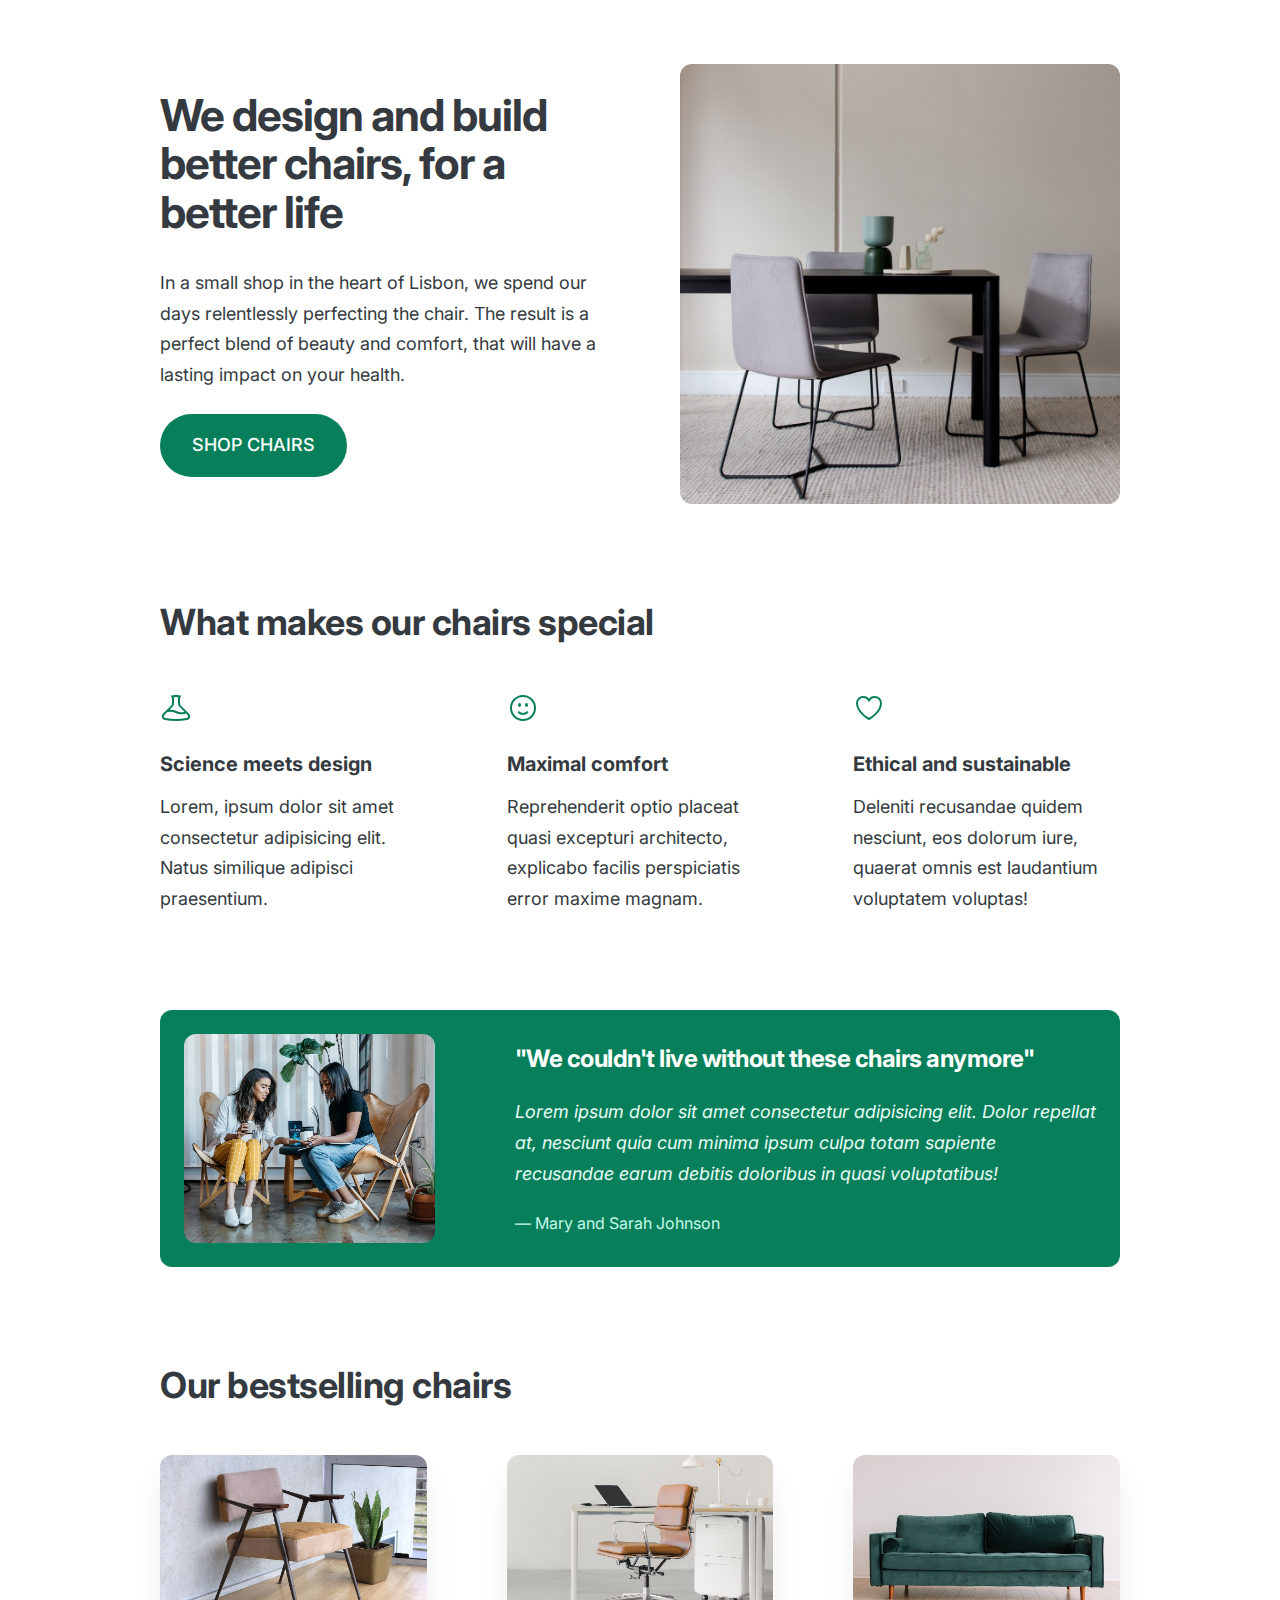
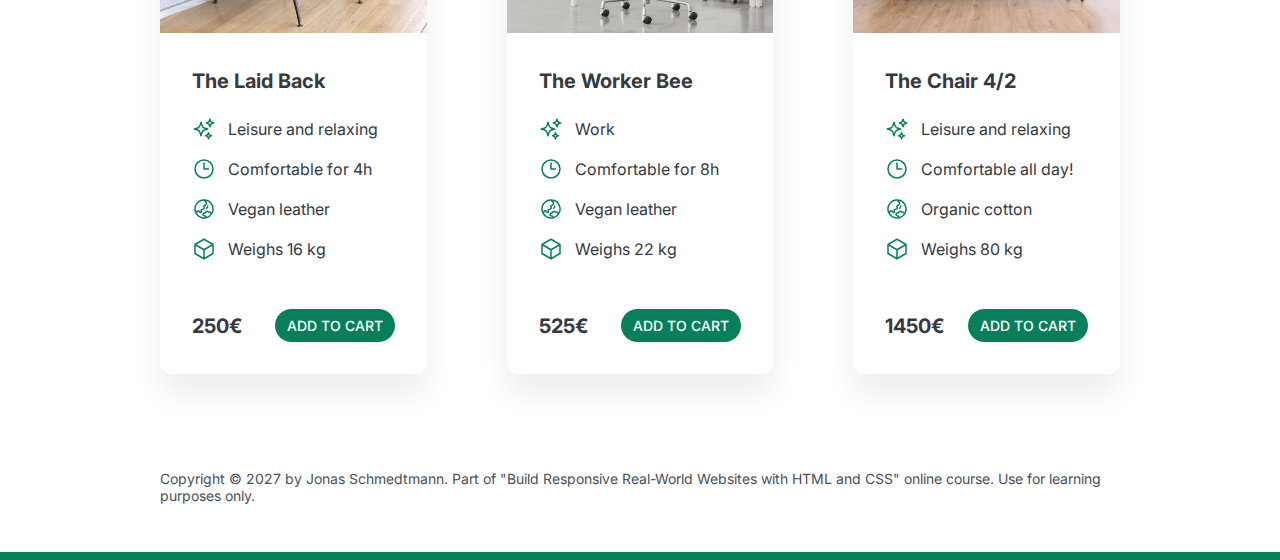
<file: Project-Lisbon-Chairshop-WebDesign/index.html>
<!DOCTYPE html>
<html lang="en">
  <head>
    <meta charset="UTF-8" />
    <meta
      http-equiv="X-UA-Compatible"
      content="IE=edge"
    />
    <meta
      name="viewport"
      content="width=device-width, initial-scale=1.0"
    />

    <link
      rel="preconnect"
      href="https://fonts.googleapis.com"
    />
    <link
      rel="preconnect"
      href="https://fonts.gstatic.com"
      crossorigin
    />
    <link
      href="https://fonts.googleapis.com/css2?family=Inter:wght@400;500;700&display=swap"
      rel="stylesheet"
    />
    <link
      rel="stylesheet"
      href="style.css"
    />
    <title>Lisbon Chair Shop</title>
  </head>
  <body>
    <div class="container">
      <header>
        <div class="header-text-box">
          <h1>We design and build better chairs, for a better life</h1>
          <p class="header-text">
            In a small shop in the heart of Lisbon, we spend our days
            relentlessly perfecting the chair. The result is a perfect blend of
            beauty and comfort, that will have a lasting impact on your health.
          </p>
          <a
            class="btn btn--big"
            href="#"
            >Shop chairs</a
          >
        </div>
        <img
          src="img/hero.jpg"
          alt="Photo"
        />
      </header>

      <section>
        <h2>What makes our chairs special</h2>
        <div class="grid-3-cols">
          <div>
            <svg
              xmlns="http://www.w3.org/2000/svg"
              fill="none"
              viewBox="0 0 24 24"
              stroke-width="1.5"
              stroke="currentColor"
              class="features-icon"
            >
              <path
                stroke-linecap="round"
                stroke-linejoin="round"
                d="M9.75 3.104v5.714a2.25 2.25 0 01-.659 1.591L5 14.5M9.75 3.104c-.251.023-.501.05-.75.082m.75-.082a24.301 24.301 0 014.5 0m0 0v5.714c0 .597.237 1.17.659 1.591L19.8 15.3M14.25 3.104c.251.023.501.05.75.082M19.8 15.3l-1.57.393A9.065 9.065 0 0112 15a9.065 9.065 0 00-6.23-.693L5 14.5m14.8.8l1.402 1.402c1.232 1.232.65 3.318-1.067 3.611A48.309 48.309 0 0112 21c-2.773 0-5.491-.235-8.135-.687-1.718-.293-2.3-2.379-1.067-3.61L5 14.5"
              />
            </svg>

            <p class="features-title"><strong>Science meets design</strong></p>
            <p class="features-text">
              Lorem, ipsum dolor sit amet consectetur adipisicing elit. Natus
              similique adipisci praesentium.
            </p>
          </div>

          <div>
            <svg
              xmlns="http://www.w3.org/2000/svg"
              fill="none"
              viewBox="0 0 24 24"
              stroke-width="1.5"
              stroke="currentColor"
              class="features-icon"
            >
              <path
                stroke-linecap="round"
                stroke-linejoin="round"
                d="M15.182 15.182a4.5 4.5 0 01-6.364 0M21 12a9 9 0 11-18 0 9 9 0 0118 0zM9.75 9.75c0 .414-.168.75-.375.75S9 10.164 9 9.75 9.168 9 9.375 9s.375.336.375.75zm-.375 0h.008v.015h-.008V9.75zm5.625 0c0 .414-.168.75-.375.75s-.375-.336-.375-.75.168-.75.375-.75.375.336.375.75zm-.375 0h.008v.015h-.008V9.75z"
              />
            </svg>

            <p class="features-title">
              <strong>Maximal comfort</strong>
            </p>
            <p class="features-text">
              Reprehenderit optio placeat quasi excepturi architecto, explicabo
              facilis perspiciatis error maxime magnam.
            </p>
          </div>

          <div>
            <svg
              xmlns="http://www.w3.org/2000/svg"
              fill="none"
              viewBox="0 0 24 24"
              stroke-width="1.5"
              stroke="currentColor"
              class="features-icon"
            >
              <path
                stroke-linecap="round"
                stroke-linejoin="round"
                d="M21 8.25c0-2.485-2.099-4.5-4.688-4.5-1.935 0-3.597 1.126-4.312 2.733-.715-1.607-2.377-2.733-4.313-2.733C5.1 3.75 3 5.765 3 8.25c0 7.22 9 12 9 12s9-4.78 9-12z"
              />
            </svg>

            <p class="features-title">
              <strong>Ethical and sustainable</strong>
            </p>
            <p class="features-text">
              Deleniti recusandae quidem nesciunt, eos dolorum iure, quaerat
              omnis est laudantium voluptatem voluptas!
            </p>
          </div>
        </div>
      </section>

      <section class="testimonial-section">
        <div class="grid-3-cols">
          <img
            src="img/customers.jpg"
            alt="People sitting on chairs"
          />
          <div class="testimonial-box">
            <h2>"We couldn't live without these chairs anymore"</h2>
            <blockquote class="testimonial-text">
              Lorem ipsum dolor sit amet consectetur adipisicing elit. Dolor
              repellat at, nesciunt quia cum minima ipsum culpa totam sapiente
              recusandae earum debitis doloribus in quasi voluptatibus!
            </blockquote>
            <p class="testimonial-author">&mdash; Mary and Sarah Johnson</p>
          </div>
        </div>
      </section>

      <section>
        <h2>Our bestselling chairs</h2>
        <div class="grid-3-cols">
          <figure class="chair">
            <img
              src="img/chair-1.jpg"
              alt="Chair"
            />
            <div class="chair-box">
              <h3>The Laid Back</h3>
              <ul class="chair-details">
                <li>
                  <!-- Span is a generic INLINE text element, it doesn't have any meaning. It's like a div element, but inline -->
                  <svg
                    xmlns="http://www.w3.org/2000/svg"
                    fill="none"
                    viewBox="0 0 24 24"
                    stroke-width="1.5"
                    stroke="currentColor"
                    class="chair-icon"
                  >
                    <path
                      stroke-linecap="round"
                      stroke-linejoin="round"
                      d="M9.813 15.904L9 18.75l-.813-2.846a4.5 4.5 0 00-3.09-3.09L2.25 12l2.846-.813a4.5 4.5 0 003.09-3.09L9 5.25l.813 2.846a4.5 4.5 0 003.09 3.09L15.75 12l-2.846.813a4.5 4.5 0 00-3.09 3.09zM18.259 8.715L18 9.75l-.259-1.035a3.375 3.375 0 00-2.455-2.456L14.25 6l1.036-.259a3.375 3.375 0 002.455-2.456L18 2.25l.259 1.035a3.375 3.375 0 002.456 2.456L21.75 6l-1.035.259a3.375 3.375 0 00-2.456 2.456zM16.894 20.567L16.5 21.75l-.394-1.183a2.25 2.25 0 00-1.423-1.423L13.5 18.75l1.183-.394a2.25 2.25 0 001.423-1.423l.394-1.183.394 1.183a2.25 2.25 0 001.423 1.423l1.183.394-1.183.394a2.25 2.25 0 00-1.423 1.423z"
                    />
                  </svg>

                  <span>Leisure and relaxing</span>
                </li>
                <li>
                  <svg
                    xmlns="http://www.w3.org/2000/svg"
                    fill="none"
                    viewBox="0 0 24 24"
                    stroke-width="1.5"
                    stroke="currentColor"
                    class="chair-icon"
                  >
                    <path
                      stroke-linecap="round"
                      stroke-linejoin="round"
                      d="M12 6v6h4.5m4.5 0a9 9 0 11-18 0 9 9 0 0118 0z"
                    />
                  </svg>

                  <span>Comfortable for 4h</span>
                </li>
                <li>
                  <svg
                    xmlns="http://www.w3.org/2000/svg"
                    fill="none"
                    viewBox="0 0 24 24"
                    stroke-width="1.5"
                    stroke="currentColor"
                    class="chair-icon"
                  >
                    <path
                      stroke-linecap="round"
                      stroke-linejoin="round"
                      d="M12.75 3.03v.568c0 .334.148.65.405.864l1.068.89c.442.369.535 1.01.216 1.49l-.51.766a2.25 2.25 0 01-1.161.886l-.143.048a1.107 1.107 0 00-.57 1.664c.369.555.169 1.307-.427 1.605L9 13.125l.423 1.059a.956.956 0 01-1.652.928l-.679-.906a1.125 1.125 0 00-1.906.172L4.5 15.75l-.612.153M12.75 3.031a9 9 0 00-8.862 12.872M12.75 3.031a9 9 0 016.69 14.036m0 0l-.177-.529A2.25 2.25 0 0017.128 15H16.5l-.324-.324a1.453 1.453 0 00-2.328.377l-.036.073a1.586 1.586 0 01-.982.816l-.99.282c-.55.157-.894.702-.8 1.267l.073.438c.08.474.49.821.97.821.846 0 1.598.542 1.865 1.345l.215.643m5.276-3.67a9.012 9.012 0 01-5.276 3.67m0 0a9 9 0 01-10.275-4.835M15.75 9c0 .896-.393 1.7-1.016 2.25"
                    />
                  </svg>

                  <span>Vegan leather</span>
                </li>
                <li>
                  <svg
                    xmlns="http://www.w3.org/2000/svg"
                    fill="none"
                    viewBox="0 0 24 24"
                    stroke-width="1.5"
                    stroke="currentColor"
                    class="chair-icon"
                  >
                    <path
                      stroke-linecap="round"
                      stroke-linejoin="round"
                      d="M21 7.5l-9-5.25L3 7.5m18 0l-9 5.25m9-5.25v9l-9 5.25M3 7.5l9 5.25M3 7.5v9l9 5.25m0-9v9"
                    />
                  </svg>

                  <span>Weighs 16 kg</span>
                </li>
              </ul>
              <div class="chair-price">
                <strong>250€</strong>
                <a
                  href="#"
                  class="btn btn--small"
                  >Add to cart</a
                >
              </div>
            </div>
          </figure>

          <figure class="chair">
            <img
              src="img/chair-2.jpg"
              alt="Chair"
            />
            <div class="chair-box">
              <h3>The Worker Bee</h3>
              <ul class="chair-details">
                <li>
                  <svg
                    xmlns="http://www.w3.org/2000/svg"
                    fill="none"
                    viewBox="0 0 24 24"
                    stroke-width="1.5"
                    stroke="currentColor"
                    class="chair-icon"
                  >
                    <path
                      stroke-linecap="round"
                      stroke-linejoin="round"
                      d="M9.813 15.904L9 18.75l-.813-2.846a4.5 4.5 0 00-3.09-3.09L2.25 12l2.846-.813a4.5 4.5 0 003.09-3.09L9 5.25l.813 2.846a4.5 4.5 0 003.09 3.09L15.75 12l-2.846.813a4.5 4.5 0 00-3.09 3.09zM18.259 8.715L18 9.75l-.259-1.035a3.375 3.375 0 00-2.455-2.456L14.25 6l1.036-.259a3.375 3.375 0 002.455-2.456L18 2.25l.259 1.035a3.375 3.375 0 002.456 2.456L21.75 6l-1.035.259a3.375 3.375 0 00-2.456 2.456zM16.894 20.567L16.5 21.75l-.394-1.183a2.25 2.25 0 00-1.423-1.423L13.5 18.75l1.183-.394a2.25 2.25 0 001.423-1.423l.394-1.183.394 1.183a2.25 2.25 0 001.423 1.423l1.183.394-1.183.394a2.25 2.25 0 00-1.423 1.423z"
                    />
                  </svg>

                  <span>Work</span>
                </li>
                <li>
                  <svg
                    xmlns="http://www.w3.org/2000/svg"
                    fill="none"
                    viewBox="0 0 24 24"
                    stroke-width="1.5"
                    stroke="currentColor"
                    class="chair-icon"
                  >
                    <path
                      stroke-linecap="round"
                      stroke-linejoin="round"
                      d="M12 6v6h4.5m4.5 0a9 9 0 11-18 0 9 9 0 0118 0z"
                    />
                  </svg>
                  <span>Comfortable for 8h</span>
                </li>
                <li>
                  <svg
                    xmlns="http://www.w3.org/2000/svg"
                    fill="none"
                    viewBox="0 0 24 24"
                    stroke-width="1.5"
                    stroke="currentColor"
                    class="chair-icon"
                  >
                    <path
                      stroke-linecap="round"
                      stroke-linejoin="round"
                      d="M12.75 3.03v.568c0 .334.148.65.405.864l1.068.89c.442.369.535 1.01.216 1.49l-.51.766a2.25 2.25 0 01-1.161.886l-.143.048a1.107 1.107 0 00-.57 1.664c.369.555.169 1.307-.427 1.605L9 13.125l.423 1.059a.956.956 0 01-1.652.928l-.679-.906a1.125 1.125 0 00-1.906.172L4.5 15.75l-.612.153M12.75 3.031a9 9 0 00-8.862 12.872M12.75 3.031a9 9 0 016.69 14.036m0 0l-.177-.529A2.25 2.25 0 0017.128 15H16.5l-.324-.324a1.453 1.453 0 00-2.328.377l-.036.073a1.586 1.586 0 01-.982.816l-.99.282c-.55.157-.894.702-.8 1.267l.073.438c.08.474.49.821.97.821.846 0 1.598.542 1.865 1.345l.215.643m5.276-3.67a9.012 9.012 0 01-5.276 3.67m0 0a9 9 0 01-10.275-4.835M15.75 9c0 .896-.393 1.7-1.016 2.25"
                    />
                  </svg>
                  <span>Vegan leather</span>
                </li>
                <li>
                  <svg
                    xmlns="http://www.w3.org/2000/svg"
                    fill="none"
                    viewBox="0 0 24 24"
                    stroke-width="1.5"
                    stroke="currentColor"
                    class="chair-icon"
                  >
                    <path
                      stroke-linecap="round"
                      stroke-linejoin="round"
                      d="M21 7.5l-9-5.25L3 7.5m18 0l-9 5.25m9-5.25v9l-9 5.25M3 7.5l9 5.25M3 7.5v9l9 5.25m0-9v9"
                    />
                  </svg>
                  <span>Weighs 22 kg</span>
                </li>
              </ul>
              <div class="chair-price">
                <strong>525€</strong>
                <a
                  href="#"
                  class="btn btn--small"
                  >Add to cart</a
                >
              </div>
            </div>
          </figure>

          <figure class="chair">
            <img
              src="img/chair-3.jpg"
              alt="Chair"
            />
            <div class="chair-box">
              <h3>The Chair 4/2</h3>
              <ul class="chair-details">
                <li>
                  <svg
                    xmlns="http://www.w3.org/2000/svg"
                    fill="none"
                    viewBox="0 0 24 24"
                    stroke-width="1.5"
                    stroke="currentColor"
                    class="chair-icon"
                  >
                    <path
                      stroke-linecap="round"
                      stroke-linejoin="round"
                      d="M9.813 15.904L9 18.75l-.813-2.846a4.5 4.5 0 00-3.09-3.09L2.25 12l2.846-.813a4.5 4.5 0 003.09-3.09L9 5.25l.813 2.846a4.5 4.5 0 003.09 3.09L15.75 12l-2.846.813a4.5 4.5 0 00-3.09 3.09zM18.259 8.715L18 9.75l-.259-1.035a3.375 3.375 0 00-2.455-2.456L14.25 6l1.036-.259a3.375 3.375 0 002.455-2.456L18 2.25l.259 1.035a3.375 3.375 0 002.456 2.456L21.75 6l-1.035.259a3.375 3.375 0 00-2.456 2.456zM16.894 20.567L16.5 21.75l-.394-1.183a2.25 2.25 0 00-1.423-1.423L13.5 18.75l1.183-.394a2.25 2.25 0 001.423-1.423l.394-1.183.394 1.183a2.25 2.25 0 001.423 1.423l1.183.394-1.183.394a2.25 2.25 0 00-1.423 1.423z"
                    />
                  </svg>

                  <span>Leisure and relaxing</span>
                </li>
                <li>
                  <svg
                    xmlns="http://www.w3.org/2000/svg"
                    fill="none"
                    viewBox="0 0 24 24"
                    stroke-width="1.5"
                    stroke="currentColor"
                    class="chair-icon"
                  >
                    <path
                      stroke-linecap="round"
                      stroke-linejoin="round"
                      d="M12 6v6h4.5m4.5 0a9 9 0 11-18 0 9 9 0 0118 0z"
                    />
                  </svg>
                  <span>Comfortable all day!</span>
                </li>
                <li>
                  <svg
                    xmlns="http://www.w3.org/2000/svg"
                    fill="none"
                    viewBox="0 0 24 24"
                    stroke-width="1.5"
                    stroke="currentColor"
                    class="chair-icon"
                  >
                    <path
                      stroke-linecap="round"
                      stroke-linejoin="round"
                      d="M12.75 3.03v.568c0 .334.148.65.405.864l1.068.89c.442.369.535 1.01.216 1.49l-.51.766a2.25 2.25 0 01-1.161.886l-.143.048a1.107 1.107 0 00-.57 1.664c.369.555.169 1.307-.427 1.605L9 13.125l.423 1.059a.956.956 0 01-1.652.928l-.679-.906a1.125 1.125 0 00-1.906.172L4.5 15.75l-.612.153M12.75 3.031a9 9 0 00-8.862 12.872M12.75 3.031a9 9 0 016.69 14.036m0 0l-.177-.529A2.25 2.25 0 0017.128 15H16.5l-.324-.324a1.453 1.453 0 00-2.328.377l-.036.073a1.586 1.586 0 01-.982.816l-.99.282c-.55.157-.894.702-.8 1.267l.073.438c.08.474.49.821.97.821.846 0 1.598.542 1.865 1.345l.215.643m5.276-3.67a9.012 9.012 0 01-5.276 3.67m0 0a9 9 0 01-10.275-4.835M15.75 9c0 .896-.393 1.7-1.016 2.25"
                    />
                  </svg>
                  <span>Organic cotton</span>
                </li>
                <li>
                  <svg
                    xmlns="http://www.w3.org/2000/svg"
                    fill="none"
                    viewBox="0 0 24 24"
                    stroke-width="1.5"
                    stroke="currentColor"
                    class="chair-icon"
                  >
                    <path
                      stroke-linecap="round"
                      stroke-linejoin="round"
                      d="M21 7.5l-9-5.25L3 7.5m18 0l-9 5.25m9-5.25v9l-9 5.25M3 7.5l9 5.25M3 7.5v9l9 5.25m0-9v9"
                    />
                  </svg>
                  <span>Weighs 80 kg</span>
                </li>
              </ul>
              <div class="chair-price">
                <strong>1450€</strong>
                <a
                  href="#"
                  class="btn btn--small"
                  >Add to cart</a
                >
              </div>
            </div>
          </figure>
        </div>
      </section>

      <footer>
        Copyright &copy; 2027 by Jonas Schmedtmann. Part of "Build Responsive
        Real-World Websites with HTML and CSS" online course. Use for learning
        purposes only.
      </footer>
    </div>
  </body>
</html>
</file>
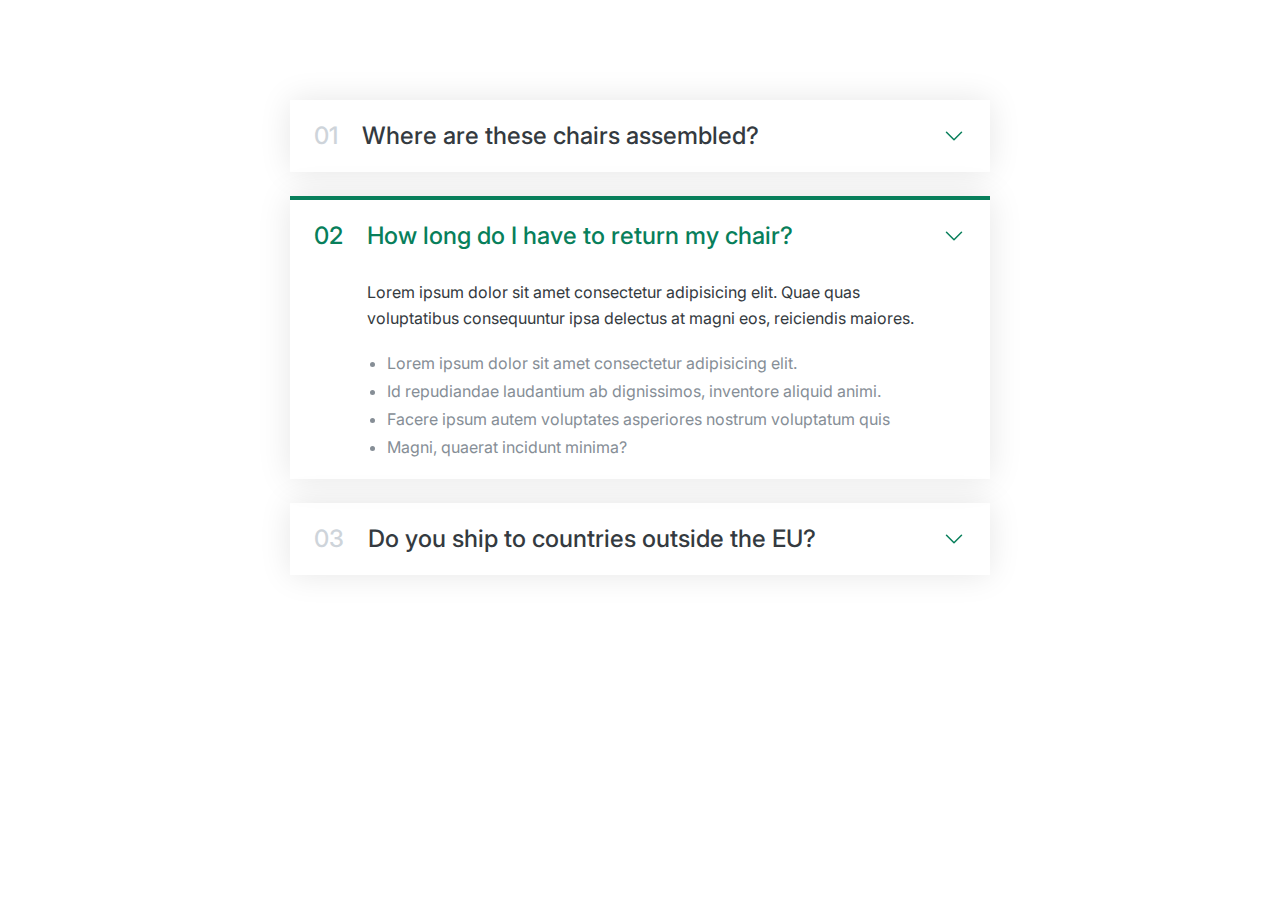
<file: Project-Components/01-accordion.html>
<!DOCTYPE html>
<html lang="en">
  <head>
    <meta charset="UTF-8" />
    <meta
      http-equiv="X-UA-Compatible"
      content="IE=edge"
    />
    <meta
      name="viewport"
      content="width=device-width, initial-scale=1.0"
    />
    <title>Accordion Component</title>

    <link
      rel="preconnect"
      href="https://fonts.googleapis.com"
    />
    <link
      rel="preconnect"
      href="https://fonts.gstatic.com"
      crossorigin
    />
    <link
      href="https://fonts.googleapis.com/css2?family=Inter:wght@400;500;700&display=swap"
      rel="stylesheet"
    />

    <style>
      /*
          SPACING SYSTEM (px)
          2 / 4 / 8 / 12 / 16 / 24 / 32 / 48 / 64 / 80 / 96 / 128

          FONT SIZE SYSTEM (px)
          10 / 12 / 14 / 16 / 18 / 20 / 24 / 30 / 36 / 44 / 52 / 62 / 74 / 86 / 98

          MAIN COLOR: #087f5b
          TINT COLOR: #099268
          GREY COLOR: #343a40
      */

      * {
        margin: 0;
        padding: 0;
        box-sizing: border-box;
      }

      body {
        font-family: "Inter", sans-serif;
        color: #343a40;
        line-height: 1;
      }

      .accordion {
        width: 700px;
        margin: 100px auto;

        display: flex;
        flex-direction: column;
        gap: 24px;
      }

      .item {
        box-shadow: 0 0 32px rgba(0, 0, 0, 0.1);
        padding: 24px;

        display: grid;
        grid-template-columns: auto 1fr auto;
        column-gap: 24px;
        row-gap: 32px;
        align-items: center;
      }

      .number,
      .text {
        font-size: 24px;
        font-weight: 500;
      }

      .number {
        color: #ced4da;
      }

      .icon {
        width: 24px;
        height: 24px;
        stroke: #087f5b;
      }

      .hidden-box {
        grid-column: 2;
        /* For hiding boxes */
        display: none;
      }

      .hidden-box p {
        line-height: 1.6;
        margin-bottom: 24px;
      }

      .hidden-box ul {
        color: #868e96;
        margin-left: 20px;
        display: flex;
        flex-direction: column;
        gap: 12px;
      }

      .open {
        border-top: 4px solid #087f5b;
      }

      .open .hidden-box {
        display: block;
      }

      .open .number,
      .open .text {
        color: #087f5b;
      }
    </style>
  </head>

  <body>
    <div class="accordion">
      <div class="item">
        <p class="number">01</p>
        <p class="text">Where are these chairs assembled?</p>
        <svg
          xmlns="http://www.w3.org/2000/svg"
          fill="none"
          viewBox="0 0 24 24"
          stroke-width="1.5"
          stroke="currentColor"
          class="icon"
        >
          <path
            stroke-linecap="round"
            stroke-linejoin="round"
            d="M19.5 8.25l-7.5 7.5-7.5-7.5"
          />
        </svg>

        <div class="hidden-box">
          <p>
            Lorem ipsum dolor sit amet consectetur adipisicing elit. Quae quas
            voluptatibus consequuntur ipsa delectus at magni eos, reiciendis
            maiores.
          </p>
          <ul>
            <li>Lorem ipsum dolor sit amet consectetur adipisicing elit.</li>
            <li>
              Id repudiandae laudantium ab dignissimos, inventore aliquid animi.
            </li>
            <li>
              Facere ipsum autem voluptates asperiores nostrum voluptatum quis
            </li>
            <li>Magni, quaerat incidunt minima?</li>
          </ul>
        </div>
      </div>

      <div class="item open">
        <p class="number">02</p>
        <p class="text">How long do I have to return my chair?</p>
        <svg
          xmlns="http://www.w3.org/2000/svg"
          fill="none"
          viewBox="0 0 24 24"
          stroke-width="1.5"
          stroke="currentColor"
          class="icon"
        >
          <path
            stroke-linecap="round"
            stroke-linejoin="round"
            d="M19.5 8.25l-7.5 7.5-7.5-7.5"
          />
        </svg>

        <div class="hidden-box">
          <p>
            Lorem ipsum dolor sit amet consectetur adipisicing elit. Quae quas
            voluptatibus consequuntur ipsa delectus at magni eos, reiciendis
            maiores.
          </p>
          <ul>
            <li>Lorem ipsum dolor sit amet consectetur adipisicing elit.</li>
            <li>
              Id repudiandae laudantium ab dignissimos, inventore aliquid animi.
            </li>
            <li>
              Facere ipsum autem voluptates asperiores nostrum voluptatum quis
            </li>
            <li>Magni, quaerat incidunt minima?</li>
          </ul>
        </div>
      </div>

      <div class="item">
        <p class="number">03</p>
        <p class="text">Do you ship to countries outside the EU?</p>
        <svg
          xmlns="http://www.w3.org/2000/svg"
          fill="none"
          viewBox="0 0 24 24"
          stroke-width="1.5"
          stroke="currentColor"
          class="icon"
        >
          <path
            stroke-linecap="round"
            stroke-linejoin="round"
            d="M19.5 8.25l-7.5 7.5-7.5-7.5"
          />
        </svg>

        <div class="hidden-box">
          <p>
            Lorem ipsum dolor sit amet consectetur adipisicing elit. Quae quas
            voluptatibus consequuntur ipsa delectus at magni eos, reiciendis
            maiores.
          </p>
          <ul>
            <li>Lorem ipsum dolor sit amet consectetur adipisicing elit.</li>
            <li>
              Id repudiandae laudantium ab dignissimos, inventore aliquid animi.
            </li>
            <li>
              Facere ipsum autem voluptates asperiores nostrum voluptatum quis
            </li>
            <li>Magni, quaerat incidunt minima?</li>
          </ul>
        </div>
      </div>
    </div>
  </body>
</html>
</file>
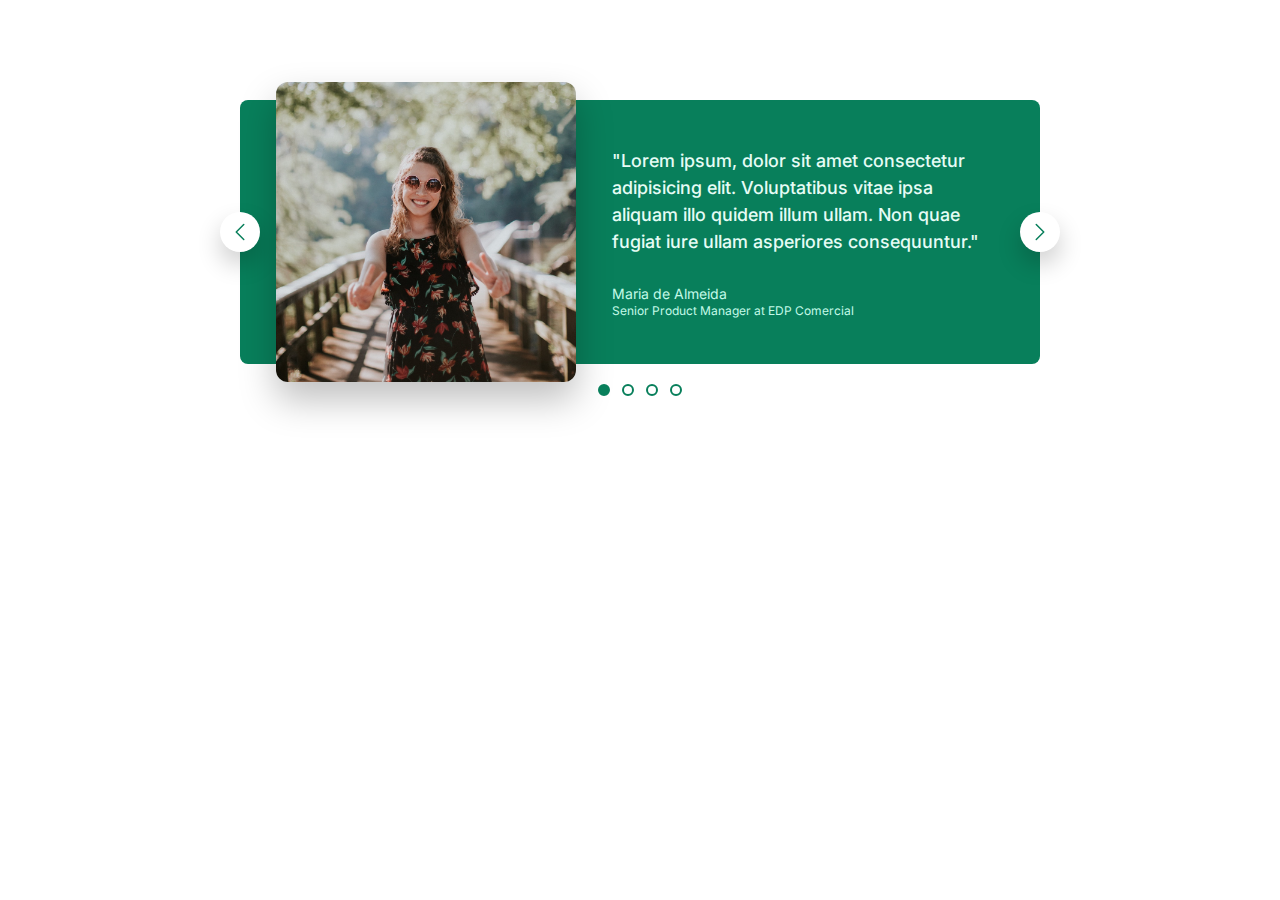
<file: Project-Components/02-carousel.html>
<!DOCTYPE html>
<html lang="en">
  <head>
    <meta charset="UTF-8" />
    <meta
      http-equiv="X-UA-Compatible"
      content="IE=edge"
    />
    <meta
      name="viewport"
      content="width=device-width, initial-scale=1.0"
    />
    <title>Carousel Component</title>

    <link
      rel="preconnect"
      href="https://fonts.googleapis.com"
    />
    <link
      rel="preconnect"
      href="https://fonts.gstatic.com"
      crossorigin
    />
    <link
      href="https://fonts.googleapis.com/css2?family=Inter:wght@400;500;700&display=swap"
      rel="stylesheet"
    />

    <style>
      /*
          SPACING SYSTEM (px)
          2 / 4 / 8 / 12 / 16 / 24 / 32 / 48 / 64 / 80 / 96 / 128

          FONT SIZE SYSTEM (px)
          10 / 12 / 14 / 16 / 18 / 20 / 24 / 30 / 36 / 44 / 52 / 62 / 74 / 86 / 98

          MAIN COLOR: #087f5b
          TINT COLOR: #099268
          GREY COLOR: #343a40
      */

      * {
        margin: 0;
        padding: 0;
        box-sizing: border-box;
      }

      body {
        font-family: "Inter", sans-serif;
        color: #343a40;
        line-height: 1;
      }

      .carousel {
        width: 800px;
        margin: 100px auto;
        background-color: #087f5b;
        border-radius: 8px;
        padding: 32px 48px 32px 86px;
        position: relative;

        display: flex;
        align-items: center;
        gap: 86px;
      }

      .img-author {
        height: 200px;
        border-radius: 8px;
        transform: scale(1.5);

        box-shadow: 0 12px 24px rgba(0, 0, 0, 0.25);
      }

      .testimonial-text {
        font-size: 18px;
        font-weight: 500;
        line-height: 1.5;
        margin-bottom: 32px;
        color: #e6fcf5;
      }

      .testimonial-author {
        font-size: 14px;
        margin-bottom: 4px;
        color: #c3fae8;
      }

      .testimonial-job {
        font-size: 12px;
        color: #c3fae8;
      }

      /* CONTROLS */

      .btn {
        background-color: #fff;
        border: none;
        border-radius: 50%;
        height: 40px;
        width: 40px;
        position: absolute;
        box-shadow: 0 12px 24px rgba(0, 0, 0, 0.2);
        cursor: pointer;

        display: flex;
        align-items: center;
        justify-content: center;
      }

      .btn--left {
        /* In relation to PARENT ELEMENT */
        left: 0;
        top: 50%;
        /* In relation to ELEMENT ITSELF*/
        transform: translate(-50%, -50%);
      }

      .btn--right {
        /* In relation to PARENT ELEMENT */
        right: 0;
        top: 50%;
        /* In relation to ELEMENT ITSELF*/
        transform: translate(50%, -50%);
      }

      .btn-icon {
        height: 24px;
        width: 24px;
        stroke: #087f5b;
      }

      .dots {
        position: absolute;
        bottom: 0;
        left: 50%;
        transform: translate(-50%, 32px);

        display: flex;
        gap: 12px;
      }

      .dot {
        height: 12px;
        width: 12px;
        background-color: #fff;
        border: 2px solid #087f5b;
        border-radius: 50%;
        cursor: pointer;
      }

      .dot--active {
        background-color: #087f5b;
      }
    </style>
  </head>

  <body>
    <div class="carousel">
      <img
        src="img/maria.jpg"
        alt="Maria de Almeida"
        class="img-author"
      />

      <blockquote class="testimonial">
        <p class="testimonial-text">
          "Lorem ipsum, dolor sit amet consectetur adipisicing elit.
          Voluptatibus vitae ipsa aliquam illo quidem illum ullam. Non quae
          fugiat iure ullam asperiores consequuntur."
        </p>

        <p class="testimonial-author">Maria de Almeida</p>

        <p class="testimonial-job">Senior Product Manager at EDP Comercial</p>
      </blockquote>

      <button class="btn btn--left">
        <svg
          xmlns="http://www.w3.org/2000/svg"
          fill="none"
          viewBox="0 0 24 24"
          stroke-width="1.5"
          stroke="currentColor"
          class="btn-icon"
        >
          <path
            stroke-linecap="round"
            stroke-linejoin="round"
            d="M15.75 19.5L8.25 12l7.5-7.5"
          />
        </svg>
      </button>

      <button class="btn btn--right">
        <svg
          xmlns="http://www.w3.org/2000/svg"
          fill="none"
          viewBox="0 0 24 24"
          stroke-width="1.5"
          stroke="currentColor"
          class="btn-icon"
        >
          <path
            stroke-linecap="round"
            stroke-linejoin="round"
            d="M8.25 4.5l7.5 7.5-7.5 7.5"
          />
        </svg>
      </button>
      <div class="dots">
        <button class="dot dot--active">&nbsp;</button>
        <button class="dot">&nbsp;</button>
        <button class="dot">&nbsp;</button>
        <button class="dot">&nbsp;</button>
      </div>
    </div>
  </body>
</html>
</file>
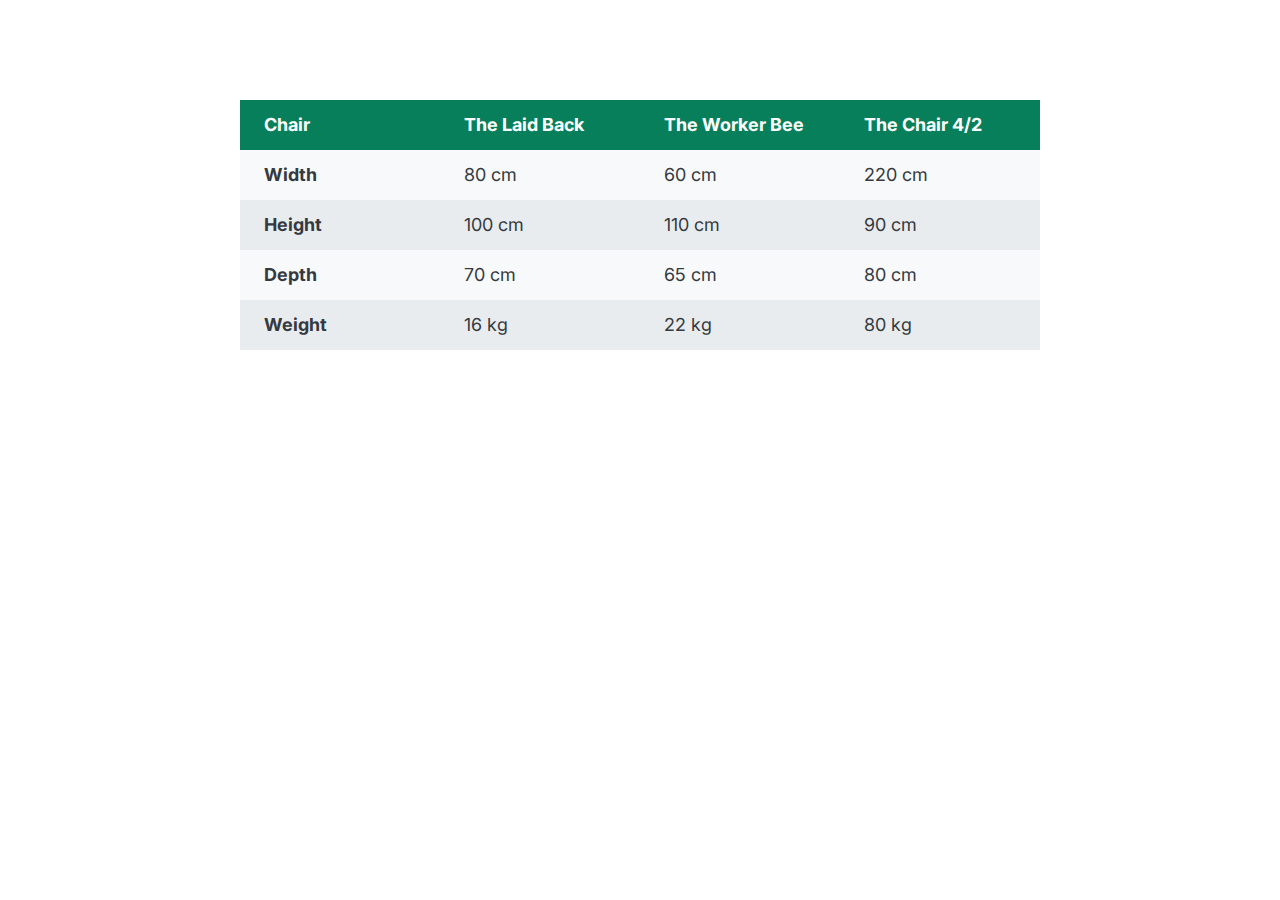
<file: Project-Components/03-table.html>
<!DOCTYPE html>
<html lang="en">
  <head>
    <meta charset="UTF-8" />
    <meta
      http-equiv="X-UA-Compatible"
      content="IE=edge"
    />
    <meta
      name="viewport"
      content="width=device-width, initial-scale=1.0"
    />
    <title>Table Component</title>

    <link
      rel="preconnect"
      href="https://fonts.googleapis.com"
    />
    <link
      rel="preconnect"
      href="https://fonts.gstatic.com"
      crossorigin
    />
    <link
      href="https://fonts.googleapis.com/css2?family=Inter:wght@400;500;700&display=swap"
      rel="stylesheet"
    />

    <style>
      /*
          SPACING SYSTEM (px)
          2 / 4 / 8 / 12 / 16 / 24 / 32 / 48 / 64 / 80 / 96 / 128

          FONT SIZE SYSTEM (px)
          10 / 12 / 14 / 16 / 18 / 20 / 24 / 30 / 36 / 44 / 52 / 62 / 74 / 86 / 98

          MAIN COLOR: #087f5b
          TINT COLOR: #099268
          GREY COLOR: #343a40
      */

      * {
        margin: 0;
        padding: 0;
        box-sizing: border-box;
      }

      body {
        font-family: "Inter", sans-serif;
        color: #343a40;
        line-height: 1;
        display: flex;
        justify-content: center;
      }

      table {
        width: 800px;
        margin-top: 100px;
        font-size: 18px;
        /* border: 1px solid #343a40; */
        border-collapse: collapse;
      }

      th, td {
        /* border: 1px solid #343a40; */
        padding: 16px 24px;
        text-align: left;
      }

      thead tr {
        background-color: #087f5b;
        color: #fff;
      }

      thead th {
        width: 25%;
      }

      tbody tr:nth-child(odd) {
        background-color: #f8f9fa;
      }

      tbody tr:nth-child(even) {
        background-color: #e9ecef;
      }

    </style>
  </head>

  <body>
    <table>
      <thead>
        <tr>
          <th>Chair</th>
          <th>The Laid Back</td>
          <th>The Worker Bee</td>
          <th>The Chair 4/2</td>
        </tr>
      </thead>

      <tbody>
        <tr>
          <th>Width</th>
          <td>80 cm</td>
          <td>60 cm</td>
          <td>220 cm</td>
        </tr>
        <tr>
          <th>Height</th>
          <td>100 cm</td>
          <td>110 cm</td>
          <td>90 cm</td>
        </tr>
        <tr>
          <th>Depth</td>
          <td>70 cm</td>
          <td>65 cm</td>
          <td>80 cm</td>
        </tr>
        <tr>
          <th>Weight</td>
          <td>16 kg</td>
          <td>22 kg</td>
          <td>80 kg</td>
        </tr>
      </tbody>
    </table>
  </body>
</html>
</file>
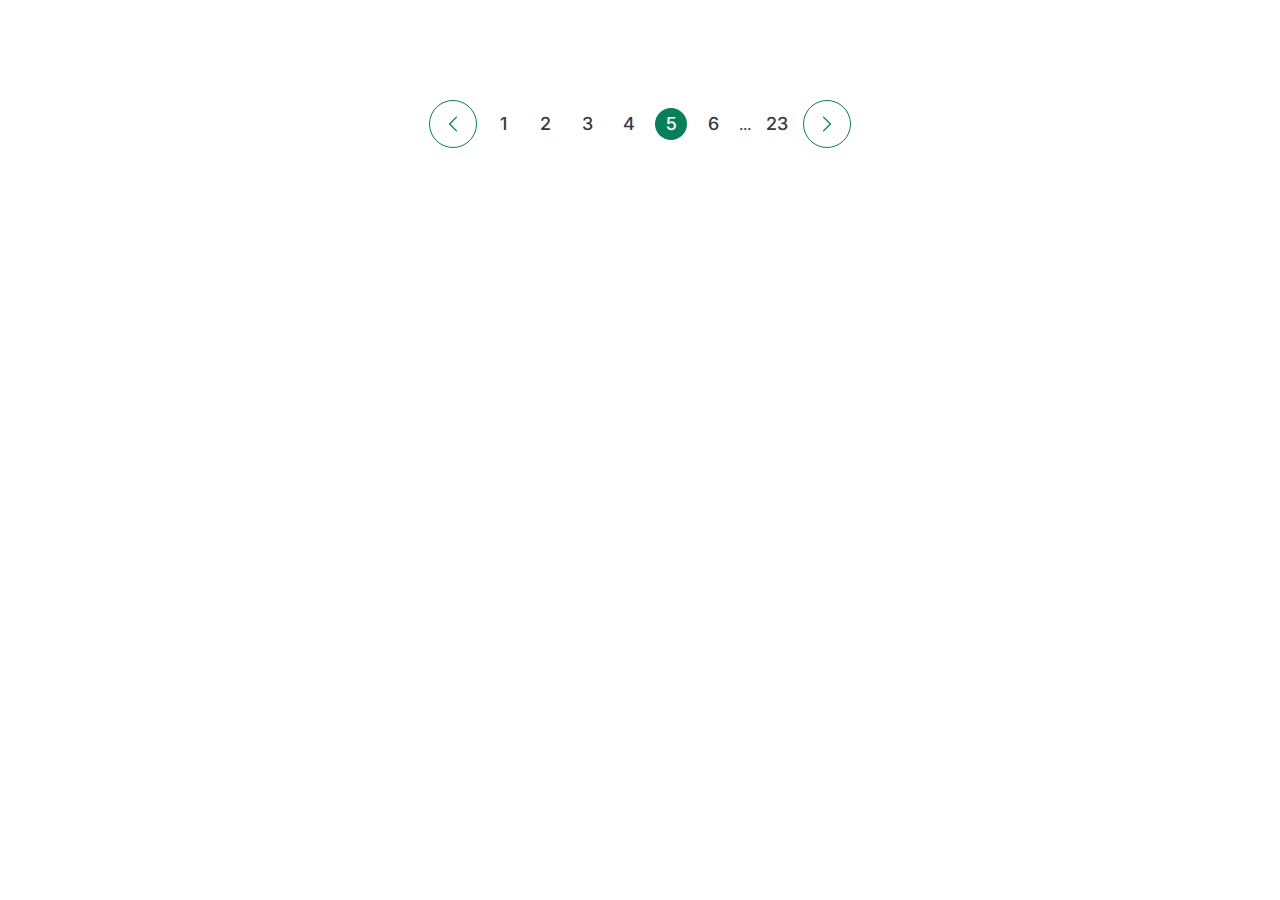
<file: Project-Components/04-pagination.html>
<!DOCTYPE html>
<html lang="en">
  <head>
    <meta charset="UTF-8" />
    <meta
      http-equiv="X-UA-Compatible"
      content="IE=edge"
    />
    <meta
      name="viewport"
      content="width=device-width, initial-scale=1.0"
    />
    <title>Pagination Component</title>

    <link
      rel="preconnect"
      href="https://fonts.googleapis.com"
    />
    <link
      rel="preconnect"
      href="https://fonts.gstatic.com"
      crossorigin
    />
    <link
      href="https://fonts.googleapis.com/css2?family=Inter:wght@400;500;700&display=swap"
      rel="stylesheet"
    />

    <style>
      /*
          SPACING SYSTEM (px)
          2 / 4 / 8 / 12 / 16 / 24 / 32 / 48 / 64 / 80 / 96 / 128

          FONT SIZE SYSTEM (px)
          10 / 12 / 14 / 16 / 18 / 20 / 24 / 30 / 36 / 44 / 52 / 62 / 74 / 86 / 98

          MAIN COLOR: #087f5b
          TINT COLOR: #099268
          GREY COLOR: #343a40
      */

      * {
        margin: 0;
        padding: 0;
        box-sizing: border-box;
      }

      body {
        font-family: "Inter", sans-serif;
        color: #343a40;
        line-height: 1;
        display: flex;
        justify-content: center;
      }

      .pagination {
        margin-top: 100px;
        display: flex;
        gap: 10px;
        align-items: center;
      }

      .link--page-number:link,
      .link--page-number:visited {
        font-weight: 500;
        font-size: 18px;
        text-decoration: none;
        color: #343a40;
        font-family: "Inter", sans-serif;
        width: 32px;
        height: 32px;
        border-radius: 50%;
        background-color: #fff;
        display: flex;
        justify-content: center;
        align-items: center;
      }

      .link--page-number:hover,
      .link--page-number:active {
        background-color: #087f5b;
        color: #fff;
      }

      .link--active:link,
      .link--active:visited {
        background-color: #087f5b;
        color: #fff;
      }

      .btn {
        height: 48px;
        width: 48px;
        border-radius: 50%;
        border: 1px solid #087f5b;
        background-color: #fff;
        padding: 12px 12px;

        cursor: pointer;

        display: flex;
        justify-content: space-evenly;
        align-items: center;
      }

      .btn:hover {
        background-color: #087f5b;
      }

      .btn:hover .btn--icon {
        stroke: #fff;
      }

      .btn--icon {
        height: 24px;
        width: 24px;
        stroke: #087f5b;
      }

      .btn--left {
        order: -1;
      }
    </style>
  </head>

  <body>
    <div class="pagination">
      <a
        href="#"
        class="link--page-number"
        >1</a
      >
      <a
        href="#"
        class="link--page-number"
        >2</a
      >
      <a
        href="#"
        class="link--page-number"
        >3</a
      >
      <a
        href="#"
        class="link--page-number"
        >4</a
      >
      <a
        href="#"
        class="link--page-number link--active"
        >5</a
      >
      <a
        href="#"
        class="link--page-number"
        >6</a
      >
      <span>...</span>
      <a
        href="#"
        class="link--page-number"
        >23</a
      >
      <button class="btn btn--right">
        <svg
          xmlns="http://www.w3.org/2000/svg"
          fill="none"
          viewBox="0 0 24 24"
          stroke-width="1.5"
          stroke="currentColor"
          class="btn--icon"
        >
          <path
            stroke-linecap="round"
            stroke-linejoin="round"
            d="M8.25 4.5l7.5 7.5-7.5 7.5"
          />
        </svg>
      </button>
      <button class="btn btn--left">
        <svg
          xmlns="http://www.w3.org/2000/svg"
          fill="none"
          viewBox="0 0 24 24"
          stroke-width="1.5"
          stroke="currentColor"
          class="btn--icon"
        >
          <path
            stroke-linecap="round"
            stroke-linejoin="round"
            d="M15.75 19.5L8.25 12l7.5-7.5"
          />
        </svg>
      </button>
    </div>
  </body>
</html>
</file>
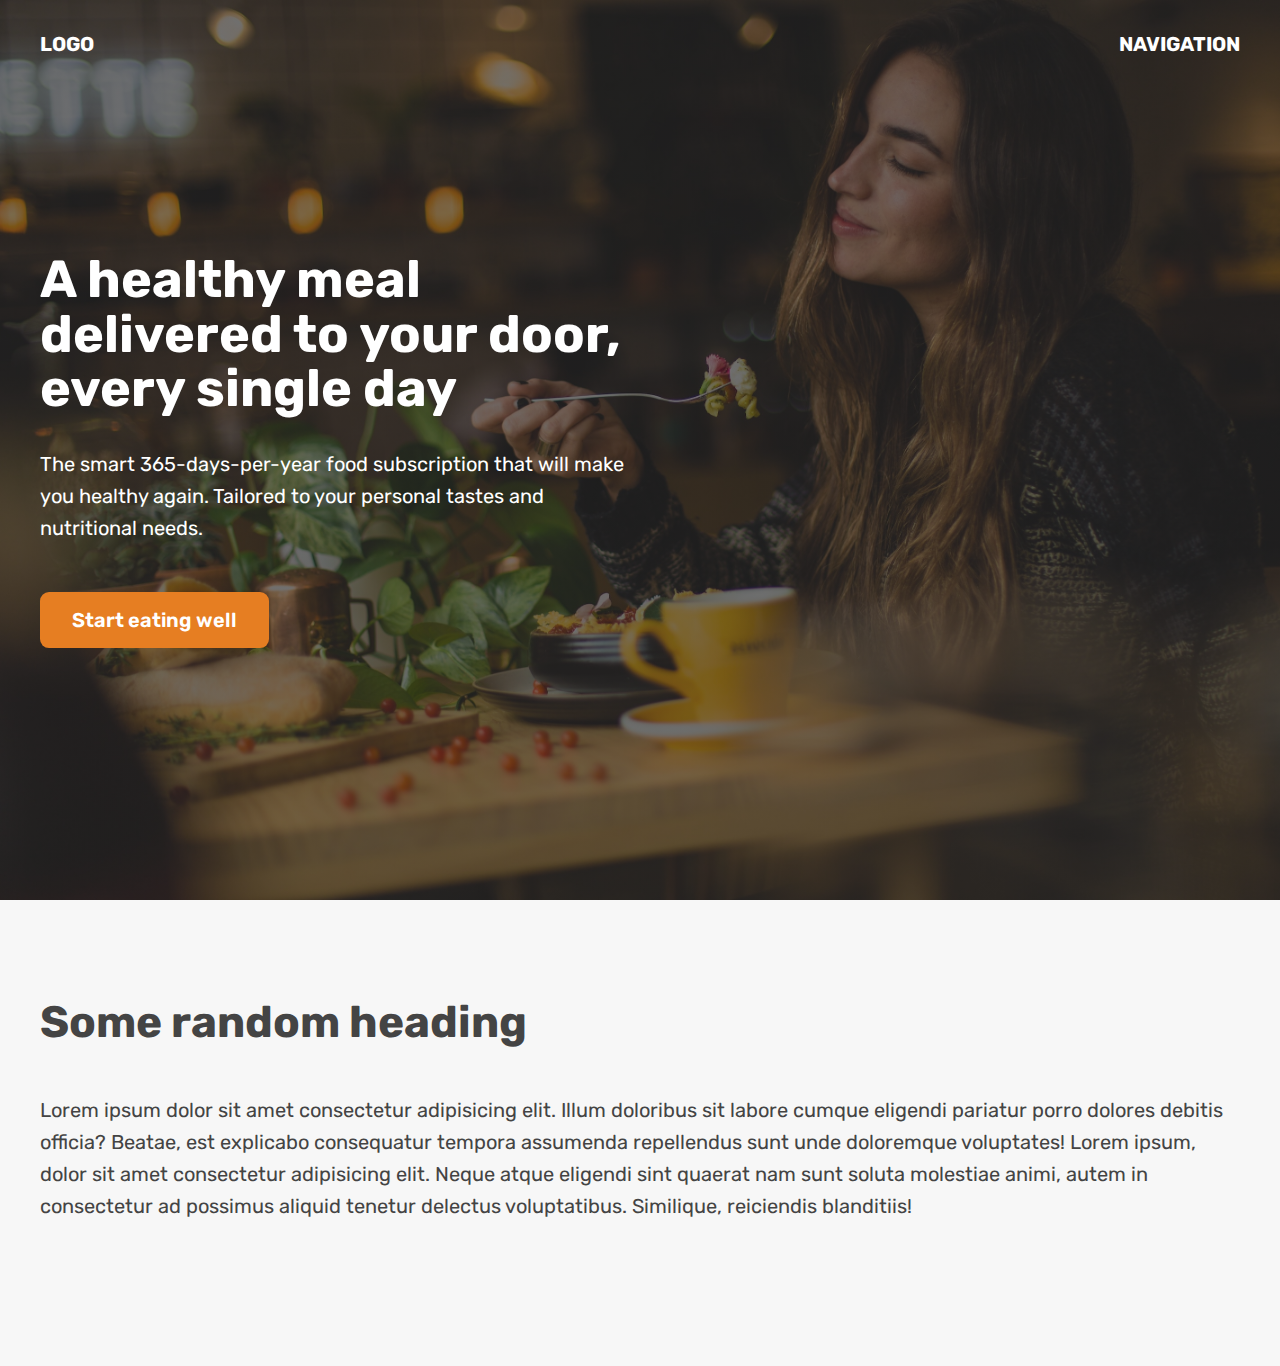
<file: Project-Components/05-hero.html>
<!DOCTYPE html>
<html lang="en">
  <head>
    <meta charset="UTF-8" />
    <meta
      http-equiv="X-UA-Compatible"
      content="IE=edge"
    />
    <meta
      name="viewport"
      content="width=device-width, initial-scale=1.0"
    />
    <title>Omnifood Hero Section</title>

    <link
      rel="preconnect"
      href="https://fonts.googleapis.com"
    />
    <link
      rel="preconnect"
      href="https://fonts.gstatic.com"
      crossorigin
    />
    <link
      href="https://fonts.googleapis.com/css2?family=Rubik:wght@400;600;700&display=swap"
      rel="stylesheet"
    />

    <style>
      * {
        margin: 0;
        padding: 0;
        box-sizing: border-box;
      }

      html {
        font-family: "Rubik", sans-serif;
        color: #444;
      }

      .container {
        margin: 0 auto;
        width: 1200px;
      }

      header {
        /* background-color: orangered; */
        /* vh: Viewport height 
            height is set to the height of the viewport. */
        height: 100vh;

        position: relative;

        background-image: linear-gradient(
            rgba(34, 34, 34, 0.6),
            rgba(34, 34, 34, 0.6)
          ),
          url(img/hero.jpg);
        background-size: cover;

        color: #fff;
      }

      nav {
        font-size: 20px;
        font-weight: 700;
        display: flex;
        justify-content: space-between;
        /* background-color: green; */
        padding-top: 32px;
      }

      .header-container {
        width: 1200px;
        position: absolute;
        /* In relation to PARENT ELEMENT */
        left: 50%;
        top: 50%;
        /* In relation to ELEMENT ITSELF */
        transform: translate(-50%, -50%);

        /* background-color: violet; */
      }

      .header-container-inner {
        width: 50%;
        /* background-color: blue; */
      }

      h1 {
        font-size: 52px;
        margin-bottom: 32px;
        line-height: 1.05;
      }

      p {
        font-size: 20px;
        line-height: 1.6;
        margin-bottom: 48px;
      }

      .btn:link,
      .btn:visited {
        font-size: 20px;
        font-weight: 600;
        background-color: #e67e22;
        color: #fff;
        text-decoration: none;
        display: inline-block;
        padding: 16px 32px;
        border-radius: 9px;
      }

      h2 {
        font-size: 44px;
        margin-bottom: 46px;
      }

      section {
        padding: 96px 0;
        background-color: #f7f7f7;
      }
    </style>
  </head>
  <body>
    <header>
      <nav class="container">
        <div>LOGO</div>
        <div>NAVIGATION</div>
      </nav>

      <div class="header-container">
        <div class="header-container-inner">
          <h1>A healthy meal delivered to your door, every single day</h1>
          <p>
            The smart 365-days-per-year food subscription that will make you
            healthy again. Tailored to your personal tastes and nutritional
            needs.
          </p>
          <a
            href="#"
            class="btn"
            >Start eating well</a
          >
        </div>
      </div>
    </header>

    <section>
      <div class="container">
        <h2>Some random heading</h2>
        <p>
          Lorem ipsum dolor sit amet consectetur adipisicing elit. Illum
          doloribus sit labore cumque eligendi pariatur porro dolores debitis
          officia? Beatae, est explicabo consequatur tempora assumenda
          repellendus sunt unde doloremque voluptates! Lorem ipsum, dolor sit
          amet consectetur adipisicing elit. Neque atque eligendi sint quaerat
          nam sunt soluta molestiae animi, autem in consectetur ad possimus
          aliquid tenetur delectus voluptatibus. Similique, reiciendis
          blanditiis!
        </p>
      </div>
    </section>
  </body>
</html>
</file>
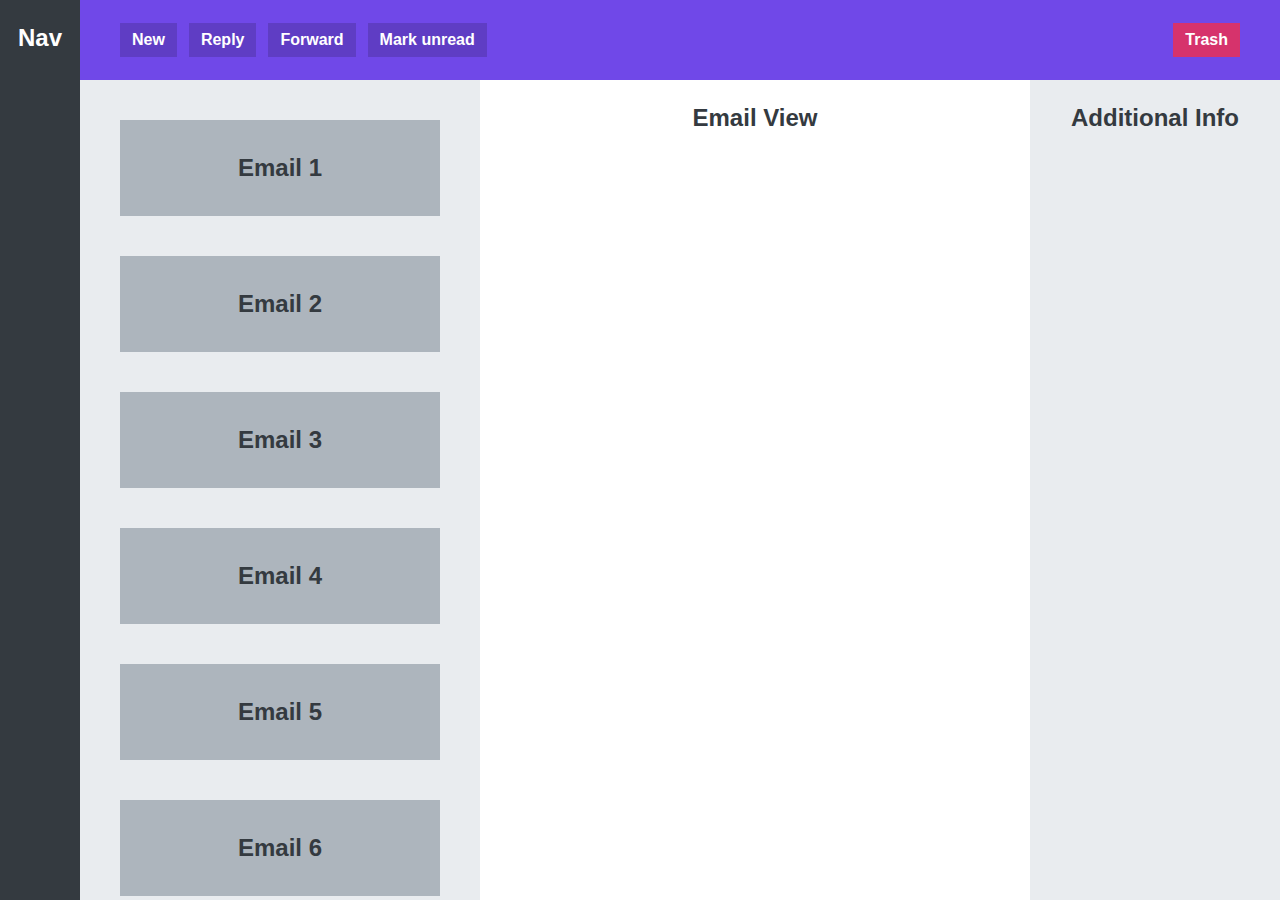
<file: Project-Components/06-app-layout.html>
<!DOCTYPE html>
<html lang="en">
  <head>
    <meta charset="UTF-8" />
    <meta
      http-equiv="X-UA-Compatible"
      content="IE=edge"
    />
    <meta
      name="viewport"
      content="width=device-width, initial-scale=1.0"
    />
    <title>App Layout</title>

    <style>
      * {
        margin: 0;
        padding: 0;
        box-sizing: border-box;
      }

      body {
        font-family: sans-serif;
        color: #343a40;
        font-size: 24px;
        height: 100vh;
        text-align: center;
        font-weight: bold;

        display: grid;
        grid-template-columns: 80px 400px 1fr 250px;
        grid-template-rows: 80px 1fr;
      }
      nav,
      section,
      main,
      aside {
        padding-top: 24px;
      }

      nav {
        background-color: #343a40;
        color: #fff;
        grid-row: 1 / -1;
      }

      menu {
        display: flex;
        align-items: center;
        gap: 12px;
        padding: 0 40px;

        background-color: #7048e8;
        color: #fff;
        grid-column: 2 / -1;
      }

      button:last-child {
        background-color: #d6336c;
        margin-left: auto;
      }

      button {
        display: inline-block;
        font-size: 16px;
        font-weight: bold;
        background-color: #5f3dc4;
        border: none;
        cursor: pointer;
        color: #fff;
        padding: 8px 12px;
      }

      section {
        display: flex;
        flex-direction: column;
        gap: 40px;
        /* overflow is not related to flexbox */
        /* how elements that dont feet container appear */
        overflow: scroll;

        background-color: #e9ecef;
        padding: 40px;
      }

      .email {
        background-color: #adb5bd;
        height: 96px;
        flex-shrink: 0;

        display: flex;
        align-items: center;
        justify-content: center;
      }

      aside {
        background-color: #e9ecef;
      }
    </style>
  </head>

  <body>
    <nav>Nav</nav>

    <menu>
      <button>New</button>
      <button>Reply</button>
      <button>Forward</button>
      <button>Mark unread</button>
      <button>Trash</button>
    </menu>

    <section>
      <div class="email">Email 1</div>
      <div class="email">Email 2</div>
      <div class="email">Email 3</div>
      <div class="email">Email 4</div>
      <div class="email">Email 5</div>
      <div class="email">Email 6</div>
      <div class="email">Email 7</div>
      <div class="email">Email 8</div>
      <div class="email">Email 9</div>
      <div class="email">Email 10</div>
    </section>

    <main>Email View</main>

    <aside>Additional Info</aside>
  </body>
</html>
</file>
<file: Project-Lisbon-Chairshop-WebDesign/style.css>
/*
SPACING SYSTEM (px)
2 / 4 / 8 / 12 / 16 / 24 / 32 / 48 / 64 / 80 / 96 / 128

FONT SIZE SYSTEM (px)
10 / 12 / 14 / 16 / 18 / 20 / 24 / 30 / 36 / 44 / 52 / 62 / 74 / 86 / 98
*/

/* 
MAIN COLOR: #087f5b
TINT COLOR: #099268
GREY COLOR: #343a40
*/

* {
  margin: 0;
  padding: 0;
  box-sizing: border-box;
}

/* ------------------------ */
/* GENERAL STYLES */
/* ------------------------ */
body {
  font-family: "Inter", sans-serif;
  color: #343a40;
  border-bottom: 8px solid #087f5b;
}

.container {
  width: 960px;
  margin: 0 auto;
}

header,
section {
  margin-bottom: 96px;
}

h2 {
  margin-bottom: 48px;
  font-size: 36px;
  /* 24 / 30 / 36  for font-size */
  letter-spacing: -0.5px;
}

.grid-3-cols {
  display: grid;
  grid-template-columns: repeat(3, 1fr);
  column-gap: 80px;
}

.btn:link,
.btn:visited {
  background-color: #087f5b;
  color: #fff;
  font-weight: 500;
  text-decoration: none;
  text-transform: uppercase;
  display: inline-block;
  border-radius: 100px;
}

.btn:hover,
.btn:active {
  background-color: #099268;
}

.btn--big {
  padding: 16px 32px;
  font-size: 18px;
}

.btn--small {
  font-size: 14px;
  padding: 8px 12px;
}

img {
  border-radius: 12px;
}

/* ------------------------ */
/* COMPONENT STYLES */
/* ------------------------ */

/* HEADER */
header {
  display: grid;
  grid-template-columns: repeat(2, 1fr);
  column-gap: 80px;
  margin-top: 64px;
}

.header-text-box {
  align-self: center;
  font-size: 18px;
  line-height: 1.7;
}

h1 {
  margin-bottom: 32px;
  font-size: 44px;
  /* 44 / 52 / 62  for font-size */
  line-height: 1.1;
  letter-spacing: -1px;
}

.header-text {
  margin-bottom: 24px;
}

img {
  width: 100%;
}

/* FEATURES */
.features-icon {
  stroke: #087f5b;
  width: 32px;
  height: 32px;
  margin-bottom: 24px;
}

.features-title {
  margin-bottom: 16px;
  font-size: 20px;
}

.features-text {
  font-size: 18px;
  line-height: 1.7;
}

/* TESTIMONIAL */
.testimonial-section {
  background-color: #087f5b;
  color: #fff;
  padding: 24px;
  border-radius: 12px;
}

.testimonial-box {
  grid-column: 2 / -1;
  align-self: center;
}

.testimonial-box h2 {
  margin-bottom: 24px;
  font-size: 24px;
  /* 20 / 24 / 30  for font-size */
}

.testimonial-text {
  font-style: italic;
  margin-bottom: 24px;
  font-size: 18px;
  line-height: 1.7;
  color: #e6fcf5;
}

.testimonial-author {
  color: #c3fae8;
}

/* CHAIRS */
.chair {
  box-shadow: 0px 20px 30px 0px rgba(0, 0, 0, 0.07);
  border-radius: 12px;
}

.chair img {
  border-bottom-left-radius: 0px;
  border-bottom-right-radius: 0px;
}

.chair-box {
  padding: 32px;
}

h3 {
  margin-bottom: 24px;
  font-size: 20px;
}

.chair-details {
  list-style: none;
  margin-bottom: 48px;
}

.chair-details li {
  display: flex;
  align-items: center;
  gap: 12px;
  margin-bottom: 16px;
}

.chair-details li:last-child {
  margin-bottom: 0;
}

.chair-icon {
  stroke: #087f5b;
  width: 24px;
  height: 24px;
}

.chair-price {
  display: flex;
  justify-content: space-between;
  font-size: 20px;
  align-items: center;
}

footer {
  margin-bottom: 48px;
  font-size: 14px;
  color: #495057;
}
</file>
